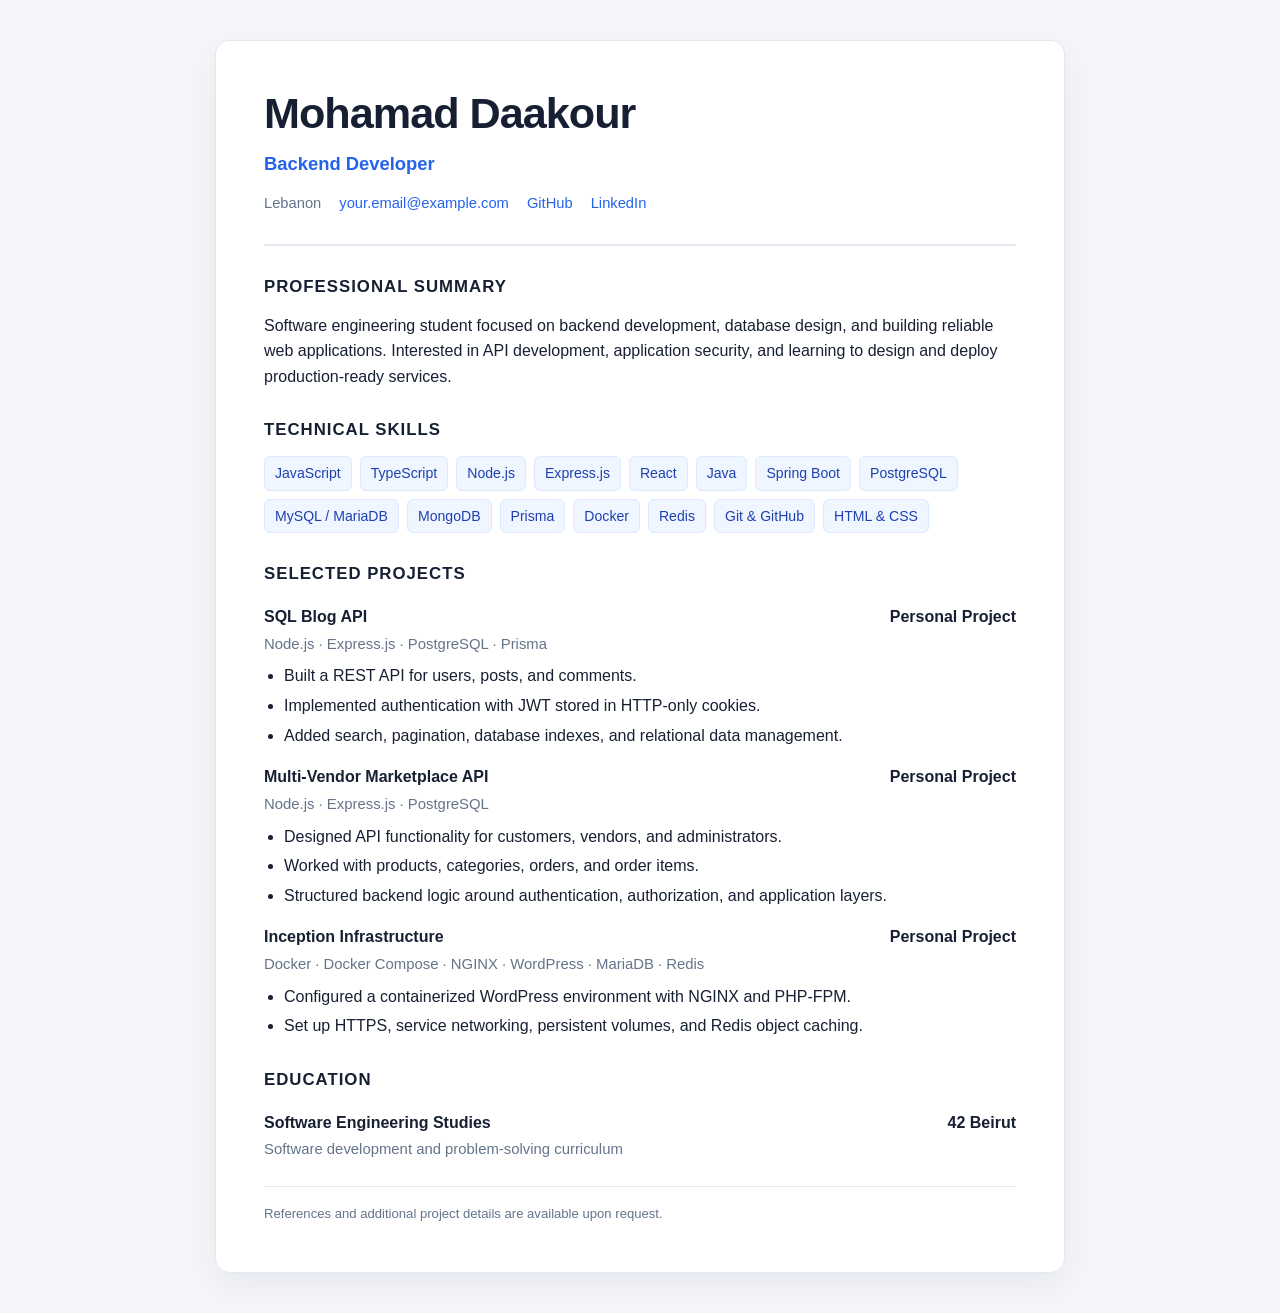
<file: srcs/requirements/bonus/static-site/site/index.html>
<!doctype html>
<html lang="en">
<head>
  <meta charset="UTF-8">
  <meta name="viewport" content="width=device-width, initial-scale=1.0">
  <meta name="description" content="Mohamad Daakour's resume and software development portfolio.">
  <title>Mohamad Daakour | Backend Developer</title>
  <style>
    :root {
      --background: #f4f6fa;
      --surface: #ffffff;
      --text: #172033;
      --muted: #64748b;
      --accent: #2563eb;
      --border: #e2e8f0;
    }
    * { box-sizing: border-box; }
    body {
      margin: 0;
      padding: 40px 18px;
      background: var(--background);
      color: var(--text);
      font-family: Arial, Helvetica, sans-serif;
      line-height: 1.6;
    }
    .resume {
      width: min(850px, 100%);
      margin: 0 auto;
      padding: 48px;
      background: var(--surface);
      border: 1px solid var(--border);
      border-radius: 14px;
      box-shadow: 0 12px 35px rgba(15, 23, 42, 0.06);
    }
    header { padding-bottom: 28px; border-bottom: 2px solid var(--border); }
    h1 {
      margin: 0;
      font-size: clamp(2rem, 5vw, 2.7rem);
      line-height: 1.15;
      letter-spacing: -1px;
    }
    .role { margin: 10px 0 14px; color: var(--accent); font-size: 1.15rem; font-weight: 700; }
    .contact { display: flex; flex-wrap: wrap; gap: 8px 18px; color: var(--muted); font-size: .92rem; }
    a { color: var(--accent); text-decoration: none; }
    a:hover { text-decoration: underline; }
    section { margin-top: 28px; }
    h2 { margin: 0 0 12px; font-size: 1.05rem; letter-spacing: 1px; text-transform: uppercase; }
    p { margin: 0; }
    .item { margin-top: 16px; }
    .item-title { display: flex; flex-wrap: wrap; justify-content: space-between; gap: 4px 12px; font-weight: 700; }
    .item-subtitle { margin: 3px 0 7px; color: var(--muted); font-size: .93rem; }
    ul { margin: 7px 0 0; padding-left: 20px; }
    li { margin: 4px 0; }
    .skills { display: flex; flex-wrap: wrap; gap: 8px; }
    .skill {
      padding: 5px 10px;
      background: #eff6ff;
      border: 1px solid #dbeafe;
      border-radius: 6px;
      color: #1e40af;
      font-size: .88rem;
    }
    .note { margin-top: 24px; padding-top: 16px; border-top: 1px solid var(--border); color: var(--muted); font-size: .82rem; }
    @media (max-width: 600px) {
      body { padding: 14px 8px; }
      .resume { padding: 26px 20px; border-radius: 10px; }
    }
    @media print {
      body { padding: 0; background: #fff; }
      .resume { width: 100%; padding: 20px; border: 0; box-shadow: none; }
      a { color: inherit; }
    }
  </style>
</head>
<body>
  <main class="resume">
    <header>
      <h1>Mohamad Daakour</h1>
      <p class="role">Backend Developer</p>
      <div class="contact">
        <span>Lebanon</span>
        <a href="">your.email@example.com</a>
        <a href="">GitHub</a>
        <a href="">LinkedIn</a>
      </div>
    </header>

    <section aria-labelledby="summary-heading">
      <h2 id="summary-heading">Professional Summary</h2>
      <p>
        Software engineering student focused on backend development, database design,
        and building reliable web applications. Interested in API development,
        application security, and learning to design and deploy production-ready services.
      </p>
    </section>

    <section aria-labelledby="skills-heading">
      <h2 id="skills-heading">Technical Skills</h2>
      <div class="skills">
        <span class="skill">JavaScript</span>
        <span class="skill">TypeScript</span>
        <span class="skill">Node.js</span>
        <span class="skill">Express.js</span>
        <span class="skill">React</span>
        <span class="skill">Java</span>
        <span class="skill">Spring Boot</span>
        <span class="skill">PostgreSQL</span>
        <span class="skill">MySQL / MariaDB</span>
        <span class="skill">MongoDB</span>
        <span class="skill">Prisma</span>
        <span class="skill">Docker</span>
        <span class="skill">Redis</span>
        <span class="skill">Git &amp; GitHub</span>
        <span class="skill">HTML &amp; CSS</span>
      </div>
    </section>

    <section aria-labelledby="projects-heading">
      <h2 id="projects-heading">Selected Projects</h2>

      <article class="item">
        <div class="item-title">
          <span>SQL Blog API</span>
          <span>Personal Project</span>
        </div>
        <p class="item-subtitle">Node.js · Express.js · PostgreSQL · Prisma</p>
        <ul>
          <li>Built a REST API for users, posts, and comments.</li>
          <li>Implemented authentication with JWT stored in HTTP-only cookies.</li>
          <li>Added search, pagination, database indexes, and relational data management.</li>
        </ul>
      </article>

      <article class="item">
        <div class="item-title">
          <span>Multi-Vendor Marketplace API</span>
          <span>Personal Project</span>
        </div>
        <p class="item-subtitle">Node.js · Express.js · PostgreSQL</p>
        <ul>
          <li>Designed API functionality for customers, vendors, and administrators.</li>
          <li>Worked with products, categories, orders, and order items.</li>
          <li>Structured backend logic around authentication, authorization, and application layers.</li>
        </ul>
      </article>

      <article class="item">
        <div class="item-title">
          <span>Inception Infrastructure</span>
          <span>Personal Project</span>
        </div>
        <p class="item-subtitle">Docker · Docker Compose · NGINX · WordPress · MariaDB · Redis</p>
        <ul>
          <li>Configured a containerized WordPress environment with NGINX and PHP-FPM.</li>
          <li>Set up HTTPS, service networking, persistent volumes, and Redis object caching.</li>
        </ul>
      </article>
    </section>

    <section aria-labelledby="education-heading">
      <h2 id="education-heading">Education</h2>
      <div class="item">
        <div class="item-title">
          <span>Software Engineering Studies</span>
          <span>42 Beirut</span>
        </div>
        <p class="item-subtitle">Software development and problem-solving curriculum</p>
      </div>
    </section>

    <p class="note">References and additional project details are available upon request.</p>
  </main>
</body>
</html>
</file>
